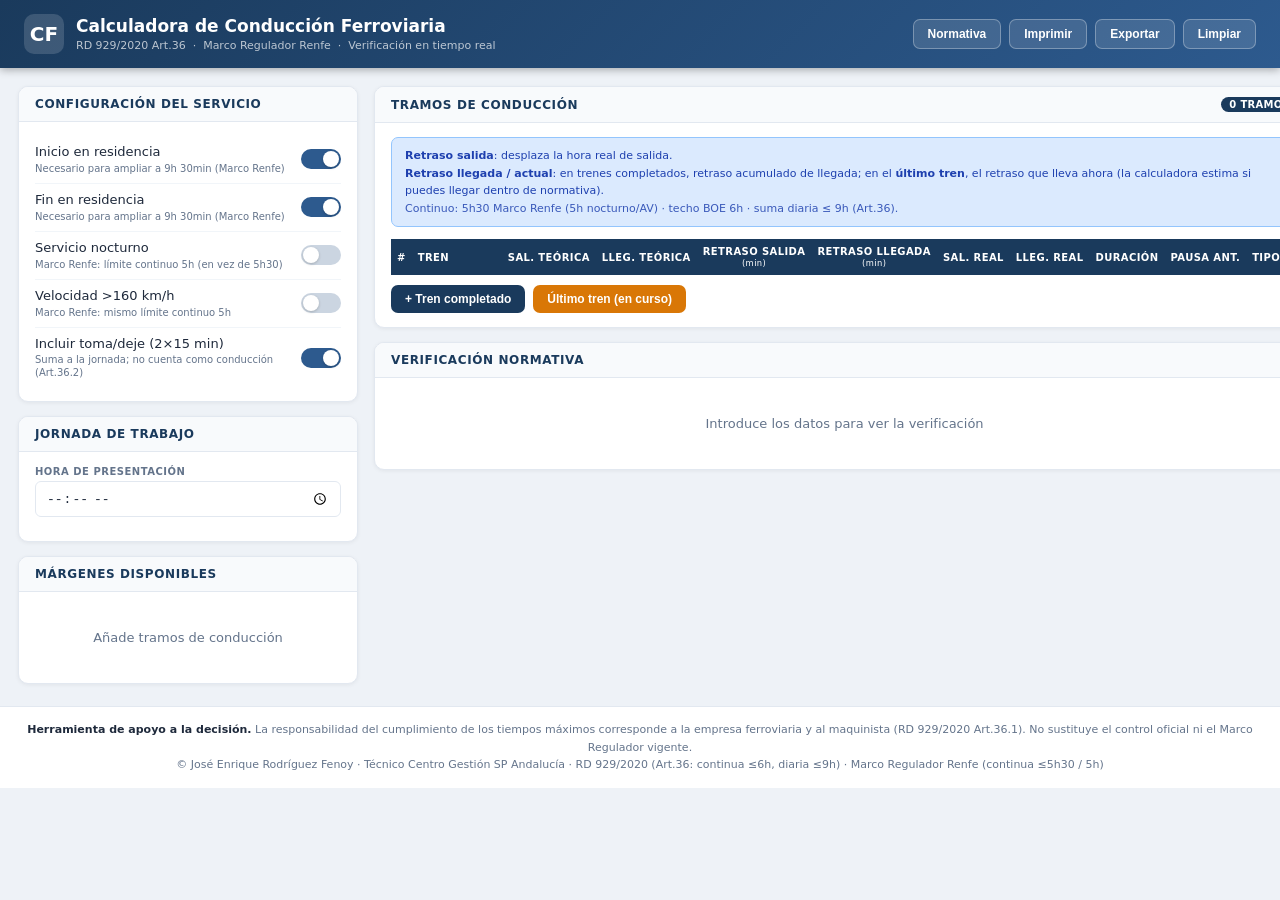
<file: calculadora-conduccion.html>
<!DOCTYPE html>
<html lang="es">
<head>
<meta charset="UTF-8">
<meta name="viewport" content="width=device-width, initial-scale=1.0">
<title>Calculadora Conducción Ferroviaria – RD 929/2020</title>
<style>
:root{
  --primary:#1a3a5c; --primary-l:#2d5a8e;
  --success:#15803d; --success-bg:#dcfce7; --success-b:#86efac;
  --warning:#92400e; --warning-bg:#fef3c7; --warning-b:#fcd34d;
  --danger:#991b1b;  --danger-bg:#fee2e2;  --danger-b:#fca5a5;
  --info:#1e40af;    --info-bg:#dbeafe;    --info-b:#93c5fd;
  --ultimo-bg:#fffbeb; --ultimo-b:#f59e0b;
  --neutral-bg:#f8fafc; --bg:#eef2f7; --card:#ffffff;
  --border:#e2e8f0; --text:#1e293b; --muted:#64748b;
  --rd:#0f766e; --rd-bg:#ccfbf1; --renfe:#1d4ed8; --renfe-bg:#dbeafe;
}
*{box-sizing:border-box;margin:0;padding:0;}
body.turnio-embed{padding-bottom:24px;}body{font-family:'Segoe UI',system-ui,sans-serif;background:var(--bg);color:var(--text);font-size:14px;min-height:100vh;padding-bottom:72px;}

.hdr{background:linear-gradient(135deg,#1a3a5c 0%,#2d5a8e 100%);color:#fff;padding:14px 24px;display:flex;align-items:center;justify-content:space-between;gap:16px;flex-wrap:wrap;box-shadow:0 2px 8px rgba(0,0,0,.3);}
.hdr-left{display:flex;align-items:center;gap:12px;}
.hdr-mark{width:40px;height:40px;border-radius:10px;background:rgba(255,255,255,.15);display:flex;align-items:center;justify-content:center;font-size:20px;font-weight:800;}
.hdr h1{font-size:17px;font-weight:700;line-height:1.2;}
.hdr p{font-size:11px;opacity:.7;margin-top:2px;}
.hdr-right{display:flex;gap:8px;flex-wrap:wrap;}
.btn{padding:7px 14px;border-radius:7px;cursor:pointer;font-size:12px;font-weight:600;border:none;transition:.2s;display:inline-flex;align-items:center;gap:5px;}
.btn-outline{background:rgba(255,255,255,.12);border:1px solid rgba(255,255,255,.3);color:#fff;}
.btn-outline:hover{background:rgba(255,255,255,.22);}

.wrap{max-width:1280px;margin:0 auto;padding:18px;display:grid;grid-template-columns:340px 1fr;gap:16px;}
.col-left,.col-right{display:flex;flex-direction:column;gap:14px;}
@media(max-width:920px){.wrap{grid-template-columns:1fr;}}

.card{background:var(--card);border-radius:10px;border:1px solid var(--border);overflow:hidden;box-shadow:0 1px 4px rgba(0,0,0,.06);}
.card-hdr{padding:10px 16px;background:var(--neutral-bg);border-bottom:1px solid var(--border);font-size:12px;font-weight:700;color:var(--primary);text-transform:uppercase;letter-spacing:.6px;display:flex;align-items:center;gap:7px;}
.card-hdr .badge{margin-left:auto;background:var(--primary);color:#fff;padding:2px 8px;border-radius:10px;font-size:10px;letter-spacing:.3px;}
.card-body{padding:14px 16px;}

.toggle-row{display:flex;align-items:center;justify-content:space-between;padding:8px 0;border-bottom:1px solid #f1f5f9;}
.toggle-row:last-child{border-bottom:none;}
.toggle-label{font-size:13px;line-height:1.3;}
.toggle-label small{display:block;font-size:10px;color:var(--muted);margin-top:1px;}
.switch{position:relative;width:40px;height:20px;flex-shrink:0;}
.switch input{opacity:0;width:0;height:0;}
.slider{position:absolute;inset:0;background:#cbd5e1;border-radius:20px;cursor:pointer;transition:.2s;}
.slider:before{content:'';position:absolute;width:16px;height:16px;left:2px;top:2px;background:#fff;border-radius:50%;transition:.2s;box-shadow:0 1px 3px rgba(0,0,0,.2);}
.switch input:checked+.slider{background:var(--primary-l);}
.switch input:checked+.slider:before{transform:translateX(20px);}

.fg{flex:1;min-width:90px;}
.fg label{display:block;font-size:10px;font-weight:700;color:var(--muted);text-transform:uppercase;letter-spacing:.5px;margin-bottom:4px;}
.inp{width:100%;padding:7px 10px;border:1.5px solid var(--border);border-radius:6px;font-size:13px;color:var(--text);background:#fff;transition:border-color .2s;}
.inp:focus{outline:none;border-color:var(--primary-l);box-shadow:0 0 0 3px rgba(45,90,142,.1);}
.inp.warn{border-color:var(--warning-b);background:var(--warning-bg);}
.row{display:flex;gap:10px;flex-wrap:wrap;margin-bottom:10px;}
.row:last-child{margin-bottom:0;}

.hint{background:var(--info-bg);border:1px solid var(--info-b);border-radius:7px;padding:9px 13px;font-size:11px;color:var(--info);margin-bottom:12px;line-height:1.6;}
.layer-legend{display:flex;gap:8px;flex-wrap:wrap;margin-bottom:10px;}
.chip{display:inline-flex;align-items:center;gap:5px;padding:3px 9px;border-radius:999px;font-size:10px;font-weight:700;}
.chip-rd{background:var(--rd-bg);color:var(--rd);}
.chip-renfe{background:var(--renfe-bg);color:var(--renfe);}

.seg-wrap{overflow-x:auto;}
table.seg{width:100%;border-collapse:collapse;min-width:900px;}
table.seg th{background:#1a3a5c;color:#fff;padding:7px 6px;text-align:center;font-size:10px;font-weight:700;text-transform:uppercase;letter-spacing:.4px;white-space:nowrap;}
table.seg td{padding:5px 4px;border-bottom:1px solid #f1f5f9;vertical-align:middle;text-align:center;}
table.seg tbody tr:hover{background:#fafbfc;}
table.seg tbody tr.tr-ultimo{background:var(--ultimo-bg);}
.si{width:100%;padding:5px 6px;border:1.5px solid var(--border);border-radius:5px;font-size:12px;color:var(--text);background:#fff;text-align:center;}
.si:focus{outline:none;border-color:var(--primary-l);}
.si-label{text-align:left;min-width:90px;}
.si-sm{width:64px;}
.cv{font-weight:700;font-size:12px;color:var(--primary);display:block;}
.cv.delay{color:#b45309;}
.cv.ok{color:var(--success);}
.cv.bad{color:var(--danger);}
.cv-sub{font-size:10px;color:var(--muted);display:block;margin-top:1px;}
.btn-del{background:none;border:none;color:#f43f5e;cursor:pointer;font-size:18px;line-height:1;padding:2px 5px;border-radius:4px;}
.btn-del:hover{background:#ffe4e6;}
.add-row{display:flex;gap:8px;flex-wrap:wrap;margin-top:10px;}
.btn-add-seg,.btn-add-ultimo{display:inline-flex;align-items:center;gap:6px;border:none;padding:7px 14px;border-radius:7px;cursor:pointer;font-size:12px;font-weight:600;}
.btn-add-seg{background:var(--primary);color:#fff;}
.btn-add-seg:hover{background:var(--primary-l);}
.btn-add-ultimo{background:#d97706;color:#fff;}
.btn-add-ultimo:hover{background:#b45309;}

/* Mobile cards for segments */
.seg-cards{display:none;flex-direction:column;gap:10px;}
.seg-card{border:1px solid var(--border);border-radius:10px;padding:12px;background:#fff;}
.seg-card.ultimo{background:var(--ultimo-bg);border-color:var(--ultimo-b);}
.seg-card-top{display:flex;justify-content:space-between;align-items:center;gap:8px;margin-bottom:10px;}
.seg-card-grid{display:grid;grid-template-columns:1fr 1fr;gap:8px;}
.seg-card-meta{display:flex;justify-content:space-between;gap:8px;margin-top:10px;font-size:12px;flex-wrap:wrap;}
@media(max-width:920px){
  .seg-wrap{display:none;}
  .seg-cards{display:flex;}
}

.pb{display:inline-block;padding:2px 8px;border-radius:20px;font-size:11px;font-weight:700;}
.pb-ok{background:var(--success-bg);color:var(--success);}
.pb-warn{background:var(--danger-bg);color:var(--danger);}
.pb-none{background:#f1f5f9;color:var(--muted);}
.tb-comp{display:inline-block;padding:2px 7px;border-radius:20px;font-size:10px;font-weight:700;background:var(--success-bg);color:var(--success);}
.tb-ult{display:inline-block;padding:2px 7px;border-radius:20px;font-size:10px;font-weight:700;background:var(--ultimo-bg);color:#92400e;border:1px solid var(--ultimo-b);}

.ri{display:flex;align-items:center;justify-content:space-between;gap:8px;padding:9px 0;border-bottom:1px solid #f1f5f9;}
.ri:last-child{border-bottom:none;}
.ri-label{font-size:12px;color:var(--muted);}
.ri-value{font-size:15px;font-weight:800;color:var(--primary);}
.pill{display:inline-block;padding:3px 10px;border-radius:20px;font-size:11px;font-weight:700;text-transform:uppercase;letter-spacing:.5px;}
.pill-ok{background:var(--success-bg);color:var(--success);}
.pill-warn{background:var(--warning-bg);color:#92400e;}
.pill-err{background:var(--danger-bg);color:var(--danger);}
.pill-neu{background:#f1f5f9;color:var(--muted);}
.pill-info{background:var(--info-bg);color:var(--info);}

.pbar{height:8px;background:#e2e8f0;border-radius:5px;overflow:hidden;margin:5px 0;}
.pfill{height:100%;border-radius:5px;transition:width .4s,background .3s;}

.sum-hero{border-radius:10px;padding:14px 14px 12px;border:1.5px solid var(--border);margin-bottom:12px;text-align:center;}
.sum-hero.ok{background:var(--success-bg);border-color:var(--success-b);}
.sum-hero.warn{background:var(--warning-bg);border-color:var(--warning-b);}
.sum-hero.err{background:var(--danger-bg);border-color:var(--danger-b);}
.sum-hero .sh-kicker{font-size:10px;font-weight:700;text-transform:uppercase;letter-spacing:.6px;color:var(--muted);margin-bottom:4px;}
.sum-hero.ok .sh-kicker{color:var(--success);}
.sum-hero.warn .sh-kicker{color:#92400e;}
.sum-hero.err .sh-kicker{color:var(--danger);}
.sum-hero .sh-val{font-size:28px;font-weight:900;line-height:1.1;color:var(--primary);}
.sum-hero.ok .sh-val{color:var(--success);}
.sum-hero.warn .sh-val{color:#b45309;}
.sum-hero.err .sh-val{color:var(--danger);}
.sum-hero .sh-sub{font-size:11px;color:var(--muted);margin-top:5px;line-height:1.35;}
.sum-meters{display:flex;flex-direction:column;gap:10px;}
.sum-meter{padding:0;}
.sum-meter-top{display:flex;justify-content:space-between;align-items:baseline;gap:8px;margin-bottom:3px;}
.sum-meter-name{font-size:12px;font-weight:700;color:var(--text);}
.sum-meter-nums{font-size:11px;color:var(--muted);white-space:nowrap;}
.sum-meter-nums b{color:var(--text);font-weight:700;}
.sum-meter .pbar{margin:3px 0 2px;}
.sum-meter-rest{font-size:11px;font-weight:700;}
.sum-meter-rest.ok{color:var(--success);}
.sum-meter-rest.warn{color:#b45309;}
.sum-meter-rest.err{color:var(--danger);}
.sum-foot{display:flex;flex-wrap:wrap;gap:6px;margin-top:12px;padding-top:10px;border-top:1px solid var(--border);}

.alert{border-radius:8px;padding:9px 13px;font-size:12px;font-weight:500;margin-bottom:7px;display:flex;align-items:flex-start;gap:8px;line-height:1.5;border:1px solid;}
.a-err{background:var(--danger-bg);color:var(--danger);border-color:var(--danger-b);}
.a-warn{background:var(--warning-bg);color:var(--warning);border-color:var(--warning-b);}
.a-ok{background:var(--success-bg);color:var(--success);border-color:var(--success-b);}
.a-info{background:var(--info-bg);color:var(--info);border-color:var(--info-b);}

.blk{background:#f8fafc;border:1px solid var(--border);border-radius:8px;padding:10px 13px;margin-bottom:8px;}
.blk.blk-err{background:var(--danger-bg);border-color:var(--danger-b);}
.blk.blk-warn{background:var(--warning-bg);border-color:var(--warning-b);}
.blk.blk-est{background:var(--ultimo-bg);border-color:var(--ultimo-b);}
.blk-title{font-size:12px;font-weight:700;color:var(--primary);margin-bottom:6px;display:flex;align-items:center;justify-content:space-between;gap:8px;flex-wrap:wrap;}
.blk-detail{font-size:11px;color:var(--muted);display:flex;flex-wrap:wrap;gap:10px;}

.veredicto{border-radius:10px;padding:16px 18px;border:2px solid;}
.v-ok{background:var(--success-bg);border-color:var(--success-b);}
.v-warn{background:var(--warning-bg);border-color:var(--warning-b);}
.v-err{background:var(--danger-bg);border-color:var(--danger-b);}
.v-title{font-size:16px;font-weight:800;margin-bottom:10px;display:flex;align-items:center;gap:8px;}
.v-list{padding-left:18px;line-height:2;font-size:13px;}
.v-sep{height:1px;background:currentColor;opacity:.2;margin:10px 0;}
.margen-box{border-radius:8px;padding:12px 14px;border:1px solid;margin-top:12px;}
.margen-box .mb-title{font-size:11px;font-weight:700;text-transform:uppercase;letter-spacing:.5px;margin-bottom:8px;opacity:.8;}
.margen-box table{width:100%;border-collapse:collapse;}
.margen-box td{padding:4px 6px;font-size:12px;}
.margen-box td:last-child{text-align:right;font-weight:700;}
.margen-box tr.limiting td{font-weight:800;font-size:13px;}

.norm-section{margin-bottom:14px;}
.norm-section:last-child{margin-bottom:0;}
.norm-h{font-size:11px;font-weight:800;text-transform:uppercase;letter-spacing:.7px;margin-bottom:6px;display:flex;align-items:center;gap:6px;}
.norm-h.rd{color:var(--rd);}
.norm-h.renfe{color:var(--renfe);}

.empty{text-align:center;padding:24px 16px;color:var(--muted);font-size:13px;}
.footer{text-align:center;padding:14px 18px;font-size:11px;color:var(--muted);border-top:1px solid var(--border);background:#fff;margin-top:4px;line-height:1.6;}
.footer strong{color:var(--text);}

/* Sticky verdict bar */
.sticky-verdict{
  position:fixed;left:0;right:0;bottom:0;z-index:50;
  background:#0f172a;color:#fff;padding:10px 16px;
  display:none;align-items:center;justify-content:space-between;gap:12px;
  box-shadow:0 -4px 20px rgba(0,0,0,.25);font-size:13px;
}
.sticky-verdict.show{display:flex;}
.sticky-verdict .sv-main{font-weight:800;}
.sticky-verdict .sv-sub{font-size:11px;opacity:.8;}
.sticky-verdict.ok{background:#14532d;}
.sticky-verdict.err{background:#7f1d1d;}
.sticky-verdict.warn{background:#92400e;}
.sticky-verdict button{background:rgba(255,255,255,.15);border:1px solid rgba(255,255,255,.3);color:#fff;border-radius:6px;padding:6px 10px;font-size:11px;font-weight:700;cursor:pointer;}

.save-toast{position:fixed;top:16px;right:16px;background:#0f172a;color:#fff;padding:8px 12px;border-radius:8px;font-size:12px;opacity:0;pointer-events:none;transition:opacity .25s;z-index:60;}
.save-toast.show{opacity:1;}

.btn-info{display:inline-flex;align-items:center;justify-content:center;width:18px;height:18px;margin-left:4px;border-radius:50%;border:1px solid var(--info-b);background:var(--info-bg);color:var(--info);font-size:10px;font-weight:800;cursor:pointer;vertical-align:middle;line-height:1;padding:0;flex-shrink:0;}
.btn-info:hover{background:var(--info);color:#fff;}
.ri-label{display:flex;align-items:center;flex-wrap:wrap;gap:2px;}

.norm-modal-backdrop{position:fixed;inset:0;background:rgba(15,23,42,.45);z-index:80;display:none;align-items:flex-end;justify-content:center;padding:12px;}
.norm-modal-backdrop.show{display:flex;}
.norm-modal{background:#fff;width:min(720px,100%);max-height:min(88vh,820px);border-radius:14px 14px 10px 10px;display:flex;flex-direction:column;overflow:hidden;border:1px solid var(--border);}
.norm-modal-hdr{padding:12px 16px;background:var(--neutral-bg);border-bottom:1px solid var(--border);display:flex;align-items:center;justify-content:space-between;gap:10px;}
.norm-modal-hdr h2{font-size:14px;font-weight:800;color:var(--primary);}
.norm-modal-close{border:none;background:#e2e8f0;width:28px;height:28px;border-radius:8px;cursor:pointer;font-size:16px;line-height:1;}
.norm-tabs{display:flex;gap:6px;padding:10px 12px 0;flex-wrap:wrap;}
.norm-tab{border:1px solid var(--border);background:#fff;border-radius:999px;padding:5px 11px;font-size:11px;font-weight:700;cursor:pointer;color:var(--muted);}
.norm-tab.active{background:var(--primary);color:#fff;border-color:var(--primary);}
.norm-search{padding:10px 12px;}
.norm-search input{width:100%;padding:8px 10px;border:1.5px solid var(--border);border-radius:8px;font-size:13px;}
.norm-list{overflow:auto;padding:0 12px 14px;flex:1;}
.norm-ficha{border:1px solid var(--border);border-radius:10px;padding:12px 13px;margin-bottom:8px;background:#fff;scroll-margin-top:8px;}
.norm-ficha.highlight{border-color:var(--info-b);background:var(--info-bg);}
.norm-ficha-top{display:flex;align-items:flex-start;justify-content:space-between;gap:8px;margin-bottom:6px;}
.norm-ficha-title{font-size:13px;font-weight:800;color:var(--text);}
.norm-ficha-src{font-size:10px;color:var(--muted);margin-top:2px;line-height:1.4;}
.norm-ficha-body{font-size:12px;line-height:1.55;color:var(--text);border-left:3px solid var(--border);padding-left:10px;margin-top:8px;white-space:pre-wrap;}
.norm-ficha-body.rd{border-color:var(--rd);}
.norm-ficha-body.renfe{border-color:var(--renfe);}
.norm-ficha-body.aesf{border-color:#7c3aed;}
.norm-modal-foot{padding:8px 14px;font-size:10px;color:var(--muted);border-top:1px solid var(--border);background:var(--neutral-bg);line-height:1.45;}
@media(min-width:700px){.norm-modal-backdrop{align-items:center;}.norm-modal{border-radius:14px;}}

@media print{
  .hdr-right,.btn-del,.add-row,.sticky-verdict,.save-toast,.norm-modal-backdrop,.btn-info{display:none!important;}
  body{background:#fff;padding-bottom:0;}
  .wrap{grid-template-columns:1fr;}
  .seg-cards{display:none!important;}
  .seg-wrap{display:block!important;}
}
</style>
</head>
<body class="turnio-embed">

<div class="hdr">
  <div class="hdr-left">
    <div class="hdr-mark">CF</div>
    <div>
      <h1>Calculadora de Conducción Ferroviaria</h1>
      <p>RD 929/2020 Art.36 &nbsp;·&nbsp; Marco Regulador Renfe &nbsp;·&nbsp; Verificación en tiempo real</p>
    </div>
  </div>
  <div class="hdr-right">
    <button class="btn btn-outline" type="button" onclick="openNorma()">Normativa</button>
    <button class="btn btn-outline" type="button" onclick="window.print()">Imprimir</button>
    <button class="btn btn-outline" type="button" onclick="exportJSON()">Exportar</button>
    <button class="btn btn-outline" type="button" onclick="resetAll()">Limpiar</button>
  </div>
</div>

<div class="wrap">
  <div class="col-left">
    <div class="card">
      <div class="card-hdr">Configuración del servicio</div>
      <div class="card-body">
        <div class="toggle-row">
          <div class="toggle-label">Inicio en residencia
            <small>Necesario para ampliar a 9h 30min (Marco Renfe)</small>
          </div>
          <label class="switch"><input type="checkbox" id="startRes" checked onchange="calc(true)"><span class="slider"></span></label>
        </div>
        <div class="toggle-row">
          <div class="toggle-label">Fin en residencia
            <small>Necesario para ampliar a 9h 30min (Marco Renfe)</small>
          </div>
          <label class="switch"><input type="checkbox" id="endRes" checked onchange="calc(true)"><span class="slider"></span></label>
        </div>
        <div class="toggle-row">
          <div class="toggle-label">Servicio nocturno
            <small>Marco Renfe: límite continuo 5h (en vez de 5h30)</small>
          </div>
          <label class="switch"><input type="checkbox" id="isNoc" onchange="calc(true)"><span class="slider"></span></label>
        </div>
        <div class="toggle-row">
          <div class="toggle-label">Velocidad &gt;160 km/h
            <small>Marco Renfe: mismo límite continuo 5h</small>
          </div>
          <label class="switch"><input type="checkbox" id="isAV" onchange="calc(true)"><span class="slider"></span></label>
        </div>
        <div class="toggle-row">
          <div class="toggle-label">Incluir toma/deje (2×15 min)
            <small>Suma a la jornada; no cuenta como conducción (Art.36.2)</small>
          </div>
          <label class="switch"><input type="checkbox" id="tomaDeje" checked onchange="calc(true)"><span class="slider"></span></label>
        </div>
      </div>
    </div>

    <div class="card">
      <div class="card-hdr">Jornada de trabajo</div>
      <div class="card-body">
        <div class="row">
          <div class="fg">
            <label>Hora de presentación</label>
            <input class="inp" type="time" id="jStart" oninput="calc(true)">
          </div>
        </div>
        <div id="jornadaInfo"></div>
        <div id="inputAlerts"></div>
      </div>
    </div>

    <div class="card">
      <div class="card-hdr">Márgenes disponibles</div>
      <div class="card-body" id="summaryPanel">
        <div class="empty">Añade tramos de conducción</div>
      </div>
    </div>

    <div class="card" id="ampCard" style="display:none">
      <div class="card-hdr">Ampliación jornada a 9h 30min</div>
      <div class="card-body" id="ampPanel"></div>
    </div>
  </div>

  <div class="col-right">
    <div class="card" id="veredictoCard" style="display:none">
      <div class="card-hdr">Veredicto — último tren en curso</div>
      <div class="card-body" id="veredictoPanel"></div>
    </div>

    <div class="card">
      <div class="card-hdr">
        Tramos de conducción
        <span class="badge" id="tramosCount">0 tramos</span>
      </div>
      <div class="card-body">
        <div class="hint">
          <strong>Retraso salida</strong>: desplaza la hora real de salida.<br>
          <strong>Retraso llegada / actual</strong>: en trenes completados, retraso acumulado de llegada; en el <strong>último tren</strong>, el retraso que lleva ahora (la calculadora estima si puedes llegar dentro de normativa).<br>
          <span style="opacity:.85">Continuo: 5h30 Marco Renfe (5h nocturno/AV) · techo BOE 6h · suma diaria ≤ 9h (Art.36).</span>
        </div>

        <div class="seg-wrap">
          <table class="seg">
            <thead>
              <tr>
                <th>#</th>
                <th style="text-align:left;min-width:90px">Tren</th>
                <th>Sal. teórica</th>
                <th>Lleg. teórica</th>
                <th>Retraso salida<br><small style="font-weight:400;text-transform:none">(min)</small></th>
                <th>Retraso llegada<br><small style="font-weight:400;text-transform:none">(min)</small></th>
                <th>Sal. real</th>
                <th>Lleg. real</th>
                <th>Duración</th>
                <th>Pausa ant.</th>
                <th>Tipo</th>
                <th></th>
              </tr>
            </thead>
            <tbody id="segBody"></tbody>
          </table>
        </div>

        <div class="seg-cards" id="segCards"></div>

        <div class="add-row">
          <button class="btn-add-seg" type="button" onclick="addSeg(false)">+ Tren completado</button>
          <button class="btn-add-ultimo" type="button" onclick="addSeg(true)">Último tren (en curso)</button>
        </div>
      </div>
    </div>

    <div class="card" id="bloquesCard" style="display:none">
      <div class="card-hdr">Bloques de conducción continua</div>
      <div class="card-body" id="bloquesPanel"></div>
    </div>

    <div class="card">
      <div class="card-hdr">Verificación normativa</div>
      <div class="card-body" id="normsPanel">
        <div class="empty">Introduce los datos para ver la verificación</div>
      </div>
    </div>
  </div>
</div>

<div class="footer">
  <strong>Herramienta de apoyo a la decisión.</strong>
  La responsabilidad del cumplimiento de los tiempos máximos corresponde a la empresa ferroviaria y al maquinista (RD 929/2020 Art.36.1).
  No sustituye el control oficial ni el Marco Regulador vigente.<br>
  © José Enrique Rodríguez Fenoy · Técnico Centro Gestión SP Andalucía ·
  RD 929/2020 (Art.36: continua ≤6h, diaria ≤9h) · Marco Regulador Renfe (continua ≤5h30 / 5h)
</div>

<div class="sticky-verdict" id="stickyVerdict" aria-live="polite">
  <div>
    <div class="sv-main" id="svMain">—</div>
    <div class="sv-sub" id="svSub">—</div>
  </div>
  <button type="button" onclick="document.getElementById('veredictoCard').scrollIntoView({behavior:'smooth'})">Ver detalle</button>
</div>
<div class="save-toast" id="saveToast">Guardado</div>

<div class="norm-modal-backdrop" id="normModal" role="dialog" aria-modal="true" aria-labelledby="normModalTitle" onclick="if(event.target===this)closeNorma()">
  <div class="norm-modal">
    <div class="norm-modal-hdr">
      <h2 id="normModalTitle">Consulta normativa</h2>
      <button type="button" class="norm-modal-close" onclick="closeNorma()" aria-label="Cerrar">×</button>
    </div>
    <div class="norm-tabs" id="normTabs">
      <button type="button" class="norm-tab active" data-capa="all" onclick="filterNormas('all', this)">Todas</button>
      <button type="button" class="norm-tab" data-capa="rd" onclick="filterNormas('rd', this)">RD 929/2020</button>
      <button type="button" class="norm-tab" data-capa="renfe" onclick="filterNormas('renfe', this)">Marco Renfe</button>
      <button type="button" class="norm-tab" data-capa="aesf" onclick="filterNormas('aesf', this)">AESF 4/2021</button>
    </div>
    <div class="norm-search">
      <input type="search" id="normSearch" placeholder="Buscar: refrigerio, 5h30, residencia…" oninput="filterNormas(currentNormCapa)">
    </div>
    <div class="norm-list" id="normList"></div>
    <div class="norm-modal-foot">
      Extractos literales de apoyo. Fuentes: RD 929/2020 (BOE consolidado), Marco Regulador de Conducción Renfe rev.12 (08/02/2025), Recomendación Técnica AESF 4/2021 v2 (enero 2025). No sustituyen el texto íntegro vigente.
    </div>
  </div>
</div>

<script>
// ── CONSTANTES ──
const TOMA_DEJE_MIN   = 15;
const JORNADA_ORD     = 7*60+13;
const JORNADA_MAX     = 9*60+30;
const COND_CONT_GEN   = 5*60+30; // Marco Renfe diurno
const COND_CONT_BOE   = 6*60;    // Art.36 RD
const COND_CONT_ESP   = 5*60;    // Nocturno o >160 km/h (Marco Renfe)
const COND_REDUCE     = 4*60;
const PAUSA_MIN       = 45;
const COND_DIARIA_ABS = 9*60;
const STORAGE_KEY     = 'calcCondFerro_v1';

// ── FICHAS NORMATIVAS (extractos literales) ──
const NORMATIVA = [
  {
    id: 'rd-36-1',
    capa: 'rd',
    titulo: 'Responsabilidad del cumplimiento',
    fuente: 'RD 929/2020 · Art.36.1',
    texto: 'Las empresas ferroviarias y los administradores de infraestructuras serán responsables del cumplimiento de los tiempos máximos de conducción de los maquinistas que trabajen para ellas, en virtud de sus obligaciones de planificación de las actividades y vigilancia de las mismas.\n\nPor su parte, los maquinistas también serán responsables del cumplimiento de los tiempos máximos de conducción, respetando los tiempos planificados en los servicios que se les hayan asignado.'
  },
  {
    id: 'rd-36-2',
    capa: 'rd',
    titulo: 'Qué computa como tiempo de conducción',
    fuente: 'RD 929/2020 · Art.36.2',
    texto: 'Se considerará tiempo de conducción la duración de la actividad durante la cual el maquinista es responsable de la conducción de un vehículo ferroviario, con la exclusión del tiempo previsto para la puesta en servicio y la puesta fuera de servicio del vehículo. Incluye la realización de maniobras que lleven asociado el manejo del vehículo ferroviario en movimiento. También se computarán como tiempo de conducción las interrupciones en las que el maquinista permanece como responsable del vehículo a efectos de conducción, es decir, con atención a la circulación ferroviaria.'
  },
  {
    id: 'rd-36-3',
    capa: 'rd',
    titulo: 'Límites legales: 6 h continuo / 9 h diario',
    fuente: 'RD 929/2020 · Art.36.3',
    texto: 'Se establecen los siguientes límites de tiempos de conducción:\n\na) El tiempo máximo de conducción continuada será de 6 horas.\nb) El tiempo máximo de conducción diaria será de 9 horas.'
  },
  {
    id: 'rd-36-4',
    capa: 'rd',
    titulo: 'Cómputo por periodos de 24 horas',
    fuente: 'RD 929/2020 · Art.36.4',
    texto: 'El cómputo del tiempo máximo de conducción se realizará por periodos de 24 horas. Este período se iniciará con el comienzo de la actividad de conducción y finalizará cuando se disfrute de forma continuada y completa del descanso mínimo establecido por la correspondiente normativa laboral.'
  },
  {
    id: 'rd-36-5',
    capa: 'rd',
    titulo: 'Pausa de 45 minutos que interrumpe el continuo',
    fuente: 'RD 929/2020 · Art.36.5',
    texto: 'La conducción continuada se considerará interrumpida cuando se disfrute de una pausa de al menos 45 minutos, en la que el maquinista no será responsable del tren a efectos de circulación, ni podrá ser requerido para la realización de ningún tipo de servicio, actividad o control aleatorio de alcohol o drogas.\n\nEsta pausa no se computará como período de conducción.'
  },
  {
    id: 'mrc-n4',
    capa: 'renfe',
    titulo: 'Jornada 7h13 y ampliación a 9h30',
    fuente: 'Marco Regulador Conducción Renfe · Norma 4ª · rev.12 (08/02/2025)',
    texto: 'La jornada máxima diaria se establece en siete horas y trece minutos, pudiendo alcanzar hasta las nueve horas treinta minutos de jornada total cuando incluyan servicios con inicio y finalización en la residencia del trabajador, respetándose, en todo caso, los límites de jornada establecidos en la regulación de Agente Único de Conducción, y teniendo la consideración de horas de mayor dedicación el tiempo que exceda de las siete horas y trece minutos.'
  },
  {
    id: 'mrc-n11',
    capa: 'renfe',
    titulo: 'Toma y deje del servicio (15 min)',
    fuente: 'Marco Regulador Conducción Renfe · Norma 11ª · rev.12 (08/02/2025)',
    texto: 'El tiempo de toma del servicio al inicio de la jornada y el tiempo de deje del servicio a la finalización de la misma, será, al menos, de quince minutos.\n\nEn el caso de que el tiempo de toma de servicio de un trabajador coincida total o parcialmente con el tiempo de deje de servicio de otro trabajador en un tren al paso por una estación, dichos periodos no sobrepasarán de manera conjunta los previstos para las paradas técnicas y/o comerciales.'
  },
  {
    id: 'mrc-n12-1',
    capa: 'renfe',
    titulo: 'Conducción continua máxima 5h30',
    fuente: 'Marco Regulador Conducción Renfe · Norma 12ª.1 · Agente único',
    texto: 'El tiempo máximo de conducción continuada será de 5 horas y 30 minutos, por lo tanto no se podrán grafiar, ni realizar conducciones continuadas que sobrepasen este máximo.'
  },
  {
    id: 'mrc-n12-2',
    capa: 'renfe',
    titulo: 'Interrupción del continuo y lugar del refrigerio',
    fuente: 'Marco Regulador Conducción Renfe · Norma 12ª.2',
    texto: 'La conducción continuada se considerará interrumpida cuando se disfrute un periodo de descanso de 45 minutos, durante el cual el trabajador no podrá ser requerido para realizar ningún tipo de servicio ni actividad, incluyéndose en este tiempo las operaciones necesarias para asegurar la composición y para la nueva puesta a disposición del tren.\n\nAdemás, la interrupción a que se refiere el apartado anterior, se deberá producir en una estación abierta que presente las instalaciones necesarias para su refrigerio y aseo y el maquinista conozca que lo va a realizar.\n\nExclusivamente para servicios de mercancías, si bien la empresa procurará que la interrupción se realice en una estación abierta que presente las instalaciones necesarias para el refrigerio y aseo del maquinista, se podrá producir en la propia locomotora y el maquinista conozca que lo va a realizar.'
  },
  {
    id: 'mrc-n12-3',
    capa: 'renfe',
    titulo: 'Nocturno o >160 km/h: continuo 5 horas',
    fuente: 'Marco Regulador Conducción Renfe · Norma 12ª.3',
    texto: 'Para trenes nocturnos y de tipo superior a 160 km/h, el tiempo máximo de conducción continuada será de cinco horas. Se considerarán vehículos a velocidades superiores a 160 km/h, aquellos que circulen a esta velocidad más del cincuenta por ciento del recorrido.'
  },
  {
    id: 'mrc-n12-7',
    capa: 'renfe',
    titulo: 'Continuo >4 h → jornada máxima 7h13',
    fuente: 'Marco Regulador Conducción Renfe · Norma 12ª.7',
    texto: 'Si la jornada de conducción continuada realizada supera las 4 horas, la jornada máxima diaria no superará las siete horas y trece minutos.'
  },
  {
    id: 'aesf-q9',
    capa: 'aesf',
    titulo: 'Refrigerios: deben declararse expresamente',
    fuente: 'AESF Rec. Téc. 4/2021 v2 · Anexo I, pregunta 9',
    texto: 'Según lo dispuesto en el artículo 36 del RDSOIF la conducción continuada se considerará interrumpida cuando se disfrute de una pausa de al menos 45 minutos, en la que el maquinista no será responsable del tren a efectos de circulación, ni podrá ser requerido para la realización de ningún tipo de servicio, actividad o control aleatorio de alcohol o drogas.\n\nLas pausas computadas como refrigerios deberían ser expresamente declaradas en los sistemas de control de tiempos, de modo que paradas comerciales o por causas de circulación no deberían considerarse refrigerios únicamente por haber superado esa duración de 45 minutos.'
  },
  {
    id: 'aesf-q10',
    capa: 'aesf',
    titulo: 'Pausas <45 min: no cortan el continuo',
    fuente: 'AESF Rec. Téc. 4/2021 v2 · Anexo I, pregunta 10',
    texto: 'A efectos de control de la conducción continuada, se considerarán todos los periodos de conducción que se produzcan hasta una pausa de refrigerio de 45 minutos, sin computar los periodos intermedios que pueda haber en los que el maquinista no sea responsable de la conducción o descansos que no alcancen un total de 45 minutos.\n\n[…] los periodos de descanso de 30 minutos no servirían para romper la conducción continuada, pero no computarían como tiempo de conducción, siempre y cuando esté justificado que en ese tiempo el maquinista no estaba a cargo del tren a efectos de conducción.'
  },
  {
    id: 'aesf-q14',
    capa: 'aesf',
    titulo: 'Si la jornada laboral es menor, prevalece lo laboral',
    fuente: 'AESF Rec. Téc. 4/2021 v2 · Anexo I, pregunta 14',
    texto: 'La normativa laboral.\n\nEl tiempo máximo de conducción en una jornada establecido en el RDSOIF de nueve horas es aplicable solo si ese tiempo es posible dentro de la jornada laboral correspondiente. Así, si, por ejemplo, la jornada laboral, en función de otras prescripciones de la normativa laboral o del convenio fuera de 8 horas, el tiempo de conducción máximo sería el resultante de descontar tiempos de presencia, refrigerios… por lo que nunca podría llegar a ser superior a 8 horas.'
  },
];

let currentNormCapa = 'all';

function infoBtn(id) {
  return `<button type="button" class="btn-info" title="Ver extracto normativo" aria-label="Ver normativa" onclick="event.stopPropagation();openNorma('${id}')">i</button>`;
}

function openNorma(id) {
  const modal = document.getElementById('normModal');
  modal.classList.add('show');
  const f = id ? NORMATIVA.find(n => n.id === id) : null;
  const capa = f ? f.capa : (currentNormCapa || 'all');
  currentNormCapa = capa;
  document.querySelectorAll('.norm-tab').forEach(t => {
    t.classList.toggle('active', t.dataset.capa === capa);
  });
  filterNormas(capa);
  if (id) {
    requestAnimationFrame(() => {
      const el = document.getElementById('ficha-' + id);
      if (!el) return;
      document.querySelectorAll('.norm-ficha').forEach(x => x.classList.remove('highlight'));
      el.classList.add('highlight');
      el.scrollIntoView({ behavior: 'smooth', block: 'start' });
    });
  }
}

function closeNorma() {
  document.getElementById('normModal').classList.remove('show');
}

function filterNormas(capa, tabEl) {
  if (capa) currentNormCapa = capa;
  if (tabEl) {
    document.querySelectorAll('.norm-tab').forEach(t => t.classList.remove('active'));
    tabEl.classList.add('active');
  }
  const q = (document.getElementById('normSearch').value || '').trim().toLowerCase();
  const list = document.getElementById('normList');
  const items = NORMATIVA.filter(n => {
    if (currentNormCapa !== 'all' && n.capa !== currentNormCapa) return false;
    if (!q) return true;
    return (n.titulo + ' ' + n.fuente + ' ' + n.texto).toLowerCase().includes(q);
  });
  const capaLabel = { rd: 'RD', renfe: 'Renfe', aesf: 'AESF' };
  list.innerHTML = items.map(n => `
    <article class="norm-ficha" id="ficha-${n.id}">
      <div class="norm-ficha-top">
        <div>
          <div class="norm-ficha-title">${n.titulo}</div>
          <div class="norm-ficha-src">${n.fuente}</div>
        </div>
        <span class="chip chip-${n.capa === 'aesf' ? 'renfe' : n.capa}" style="${n.capa==='aesf'?'background:#ede9fe;color:#5b21b6':''}">${capaLabel[n.capa]}</span>
      </div>
      <div class="norm-ficha-body ${n.capa}">${esc(n.texto)}</div>
    </article>`).join('') || '<div class="empty">Sin resultados</div>';
}

document.addEventListener('keydown', e => {
  if (e.key === 'Escape') closeNorma();
});

let segs = [];
let sid  = 0;
let saveTimer = null;

const parseT = s => {
  if (!s || s.length < 5) return null;
  const [h, m] = s.split(':').map(Number);
  return (isNaN(h) || isNaN(m)) ? null : h*60+m;
};
const toHHMM = m => {
  if (m === null || m === undefined || isNaN(m)) return '--:--';
  const t = ((m % 1440) + 1440) % 1440;
  return String(Math.floor(t/60)).padStart(2,'0') + ':' + String(t%60).padStart(2,'0');
};
const toHM = m => {
  if (m === null || m === undefined || isNaN(m)) return '--';
  const sign = m < 0 ? '-' : '';
  const abs  = Math.abs(Math.round(m));
  const h = Math.floor(abs/60), min = abs % 60;
  if (h === 0) return sign + min + ' min';
  return sign + h + 'h ' + (min > 0 ? min + 'min' : '');
};
const clamp = (v, lo, hi) => Math.min(hi, Math.max(lo, v));
const esc = s => (s || '').replace(/&/g,'&amp;').replace(/"/g,'&quot;').replace(/</g,'&lt;');
const durMin = (ini, fin) => {
  if (ini === null || fin === null) return null;
  let d = fin - ini;
  if (d < 0) d += 1440;
  return d;
};

function toastSaved() {
  const el = document.getElementById('saveToast');
  el.classList.add('show');
  setTimeout(() => el.classList.remove('show'), 900);
}

function persist() {
  const data = {
    startRes: document.getElementById('startRes').checked,
    endRes: document.getElementById('endRes').checked,
    isNoc: document.getElementById('isNoc').checked,
    isAV: document.getElementById('isAV').checked,
    tomaDeje: document.getElementById('tomaDeje').checked,
    jStart: document.getElementById('jStart').value,
    segs, sid
  };
  try {
    localStorage.setItem(STORAGE_KEY, JSON.stringify(data));
    toastSaved();
  } catch (_) {}
}

function schedulePersist() {
  clearTimeout(saveTimer);
  saveTimer = setTimeout(persist, 350);
}

function loadPersisted() {
  try {
    const raw = localStorage.getItem(STORAGE_KEY);
    if (!raw) return false;
    const data = JSON.parse(raw);
    document.getElementById('startRes').checked = !!data.startRes;
    document.getElementById('endRes').checked = !!data.endRes;
    document.getElementById('isNoc').checked = !!data.isNoc;
    document.getElementById('isAV').checked = !!data.isAV;
    document.getElementById('tomaDeje').checked = data.tomaDeje !== false;
    document.getElementById('jStart').value = data.jStart || '';
    segs = Array.isArray(data.segs) ? data.segs : [];
    sid = data.sid || segs.reduce((m, s) => Math.max(m, s.id || 0), 0);
    return true;
  } catch (_) { return false; }
}

function exportJSON() {
  const blob = new Blob([JSON.stringify({
    exportedAt: new Date().toISOString(),
    startRes: document.getElementById('startRes').checked,
    endRes: document.getElementById('endRes').checked,
    isNoc: document.getElementById('isNoc').checked,
    isAV: document.getElementById('isAV').checked,
    tomaDeje: document.getElementById('tomaDeje').checked,
    jStart: document.getElementById('jStart').value,
    segs
  }, null, 2)], {type:'application/json'});
  const a = document.createElement('a');
  a.href = URL.createObjectURL(blob);
  a.download = 'servicio-conduccion.json';
  a.click();
  URL.revokeObjectURL(a.href);
}

function addSeg(esUltimo) {
  if (esUltimo) segs.forEach(s => { s.esUltimo = false; });
  segs.push({ id: ++sid, esUltimo, label: '', salTeor: '', llegTeor: '', retrasoSal: 0, retrasoAct: 0 });
  renderTable();
  calc(true);
}

function delSeg(id) {
  segs = segs.filter(s => s.id !== id);
  renderTable();
  calc(true);
}

function getSeg(id) { return segs.find(s => s.id === id); }

function rowInputs(s, i, mobile) {
  const tipoBadge = s.esUltimo
    ? '<span class="tb-ult">En curso</span>'
    : '<span class="tb-comp">Completado</span>';
  if (mobile) {
    return `
      <div class="seg-card ${s.esUltimo ? 'ultimo' : ''}" id="card${s.id}">
        <div class="seg-card-top">
          <strong>#${i+1}</strong>
          ${tipoBadge}
          <button class="btn-del" type="button" onclick="delSeg(${s.id})" title="Eliminar">×</button>
        </div>
        <div class="fg" style="margin-bottom:8px">
          <label>Tren</label>
          <input class="inp" type="text" placeholder="Ej: AVE 2089" value="${esc(s.label)}"
            oninput="getSeg(${s.id}).label=this.value;calc(true)">
        </div>
        <div class="seg-card-grid">
          <div class="fg"><label>Sal. teórica</label>
            <input class="inp" type="time" value="${s.salTeor}"
              oninput="getSeg(${s.id}).salTeor=this.value;updateCalcRow(${s.id});calc(true)"></div>
          <div class="fg"><label>Lleg. teórica</label>
            <input class="inp" type="time" value="${s.llegTeor}"
              oninput="getSeg(${s.id}).llegTeor=this.value;updateCalcRow(${s.id});calc(true)"></div>
          <div class="fg"><label>Retraso salida (min)</label>
            <input class="inp" type="number" min="0" max="999" value="${s.retrasoSal}"
              oninput="getSeg(${s.id}).retrasoSal=Math.max(0,parseInt(this.value)||0);updateCalcRow(${s.id});calc(true)"></div>
          <div class="fg"><label>Retraso llegada (min)</label>
            <input class="inp" type="number" min="0" max="999" value="${s.retrasoAct}"
              oninput="getSeg(${s.id}).retrasoAct=Math.max(0,parseInt(this.value)||0);updateCalcRow(${s.id});calc(true)"></div>
        </div>
        <div class="seg-card-meta">
          <span>Sal. real: <strong class="cv" id="salRealM${s.id}">--:--</strong></span>
          <span>Lleg. real: <strong class="cv" id="llegRealM${s.id}">--:--</strong> <span class="cv-sub" id="llegTagM${s.id}"></span></span>
          <span>Duración: <strong class="cv" id="durM${s.id}">--</strong></span>
          <span id="pausaM${s.id}"><span class="pb pb-none">Pausa —</span></span>
        </div>
      </div>`;
  }
  return `
    <tr class="${s.esUltimo ? 'tr-ultimo' : ''}" id="tr${s.id}">
      <td style="font-weight:700;color:var(--muted);font-size:12px;">${i+1}</td>
      <td><input class="si si-label" type="text" placeholder="Ej: AVE 2089" value="${esc(s.label)}"
            oninput="getSeg(${s.id}).label=this.value;calc(true)"></td>
      <td><input class="si" type="time" value="${s.salTeor}"
            oninput="getSeg(${s.id}).salTeor=this.value;updateCalcRow(${s.id});calc(true)"></td>
      <td><input class="si" type="time" value="${s.llegTeor}"
            oninput="getSeg(${s.id}).llegTeor=this.value;updateCalcRow(${s.id});calc(true)"></td>
      <td><input class="si si-sm" type="number" min="0" max="999" value="${s.retrasoSal}"
            oninput="getSeg(${s.id}).retrasoSal=Math.max(0,parseInt(this.value)||0);updateCalcRow(${s.id});calc(true)"></td>
      <td><input class="si si-sm" type="number" min="0" max="999" value="${s.retrasoAct}"
            oninput="getSeg(${s.id}).retrasoAct=Math.max(0,parseInt(this.value)||0);updateCalcRow(${s.id});calc(true)"></td>
      <td><span class="cv" id="salReal${s.id}">--:--</span></td>
      <td><span class="cv" id="llegReal${s.id}">--:--</span><span class="cv-sub" id="llegTag${s.id}"></span></td>
      <td><span class="cv" id="dur${s.id}">--</span></td>
      <td id="pausa${s.id}"><span class="pb pb-none">--</span></td>
      <td>${tipoBadge}</td>
      <td><button class="btn-del" type="button" onclick="delSeg(${s.id})" title="Eliminar">×</button></td>
    </tr>`;
}

function renderTable() {
  document.getElementById('tramosCount').textContent = segs.length + ' tramo' + (segs.length !== 1 ? 's' : '');
  document.getElementById('segBody').innerHTML = segs.map((s, i) => rowInputs(s, i, false)).join('');
  document.getElementById('segCards').innerHTML = segs.map((s, i) => rowInputs(s, i, true)).join('');
  segs.forEach(s => updateCalcRow(s.id));
  updatePausas();
}

function setText(id, txt, cls) {
  const el = document.getElementById(id);
  if (!el) return;
  el.textContent = txt;
  if (cls !== undefined) el.className = cls;
}

function updateCalcRow(id) {
  const s = getSeg(id);
  if (!s) return;
  const isEsp = document.getElementById('isNoc').checked || document.getElementById('isAV').checked;
  const condMax = isEsp ? COND_CONT_ESP : COND_CONT_GEN;
  const salTeorMin  = parseT(s.salTeor);
  const llegTeorMin = parseT(s.llegTeor);
  const salRealMin  = salTeorMin  !== null ? salTeorMin  + (s.retrasoSal || 0) : null;
  const llegRealMin = llegTeorMin !== null ? llegTeorMin + (s.retrasoAct || 0) : null;
  const delayCls = llegRealMin !== null && (s.retrasoSal > 0 || s.retrasoAct > 0) ? 'cv delay' : 'cv';

  ['', 'M'].forEach(suf => {
    setText('salReal' + suf + id, toHHMM(salRealMin));
    setText('llegReal' + suf + id, toHHMM(llegRealMin), delayCls);
    const tag = document.getElementById('llegTag' + suf + id);
    if (tag) tag.textContent = s.esUltimo && s.retrasoAct > 0 ? '(est.)' : '';
    const elDur = document.getElementById('dur' + suf + id);
    if (elDur) {
      if (salRealMin !== null && llegRealMin !== null) {
        const d = durMin(salRealMin, llegRealMin);
        elDur.textContent = d !== null && d > 0 ? toHM(d) : '--';
        elDur.className = 'cv' + (d > condMax ? ' bad' : d > COND_REDUCE ? ' delay' : '');
      } else {
        elDur.textContent = '--';
        elDur.className = 'cv';
      }
    }
  });
}

function updatePausas() {
  for (let i = 0; i < segs.length; i++) {
    const el  = document.getElementById('pausa' + segs[i].id);
    const elM = document.getElementById('pausaM' + segs[i].id);
    const htmlNone = '<span class="pb pb-none">' + (i === 0 ? '—' : '--') + '</span>';
    if (i === 0) {
      if (el) el.innerHTML = htmlNone;
      if (elM) elM.innerHTML = '<span class="pb pb-none">Pausa —</span>';
      continue;
    }
    const prev = segs[i-1], curr = segs[i];
    const prevLlegTeor = parseT(prev.llegTeor);
    const currSalTeor  = parseT(curr.salTeor);
    if (prevLlegTeor === null || currSalTeor === null) {
      if (el) el.innerHTML = '<span class="pb pb-none">--</span>';
      if (elM) elM.innerHTML = '<span class="pb pb-none">Pausa --</span>';
      continue;
    }
    const prevLlegReal = prevLlegTeor + (prev.retrasoAct || 0);
    const currSalReal  = currSalTeor  + (curr.retrasoSal || 0);
    // Fix medianoche: usar durMin
    const pausa = durMin(prevLlegReal, currSalReal);
    // Si la "pausa" es casi un día entero y la salida real es anterior en reloj
    // pero el solape real es solape (misma ventana), detectar solape:
    // si currSalReal está "antes" que prevLlegReal en el mismo día sin cruzar medianoche útil,
    // durMin devolvería ~23h — tratamos como solape si pausa > 12h y sal < lleg en reloj crudo
    let pausaEff = pausa;
    const raw = currSalReal - prevLlegReal;
    if (raw < 0 && pausa > 12*60) pausaEff = 0; // solape / sin pausa real
    const cls = pausaEff >= PAUSA_MIN ? 'pb-ok' : 'pb-warn';
    const label = pausaEff <= 0 ? '0 min' : toHM(pausaEff);
    if (el) el.innerHTML = `<span class="pb ${cls}">${label}</span>`;
    if (elM) elM.innerHTML = `<span class="pb ${cls}">Pausa ${label}</span>`;
  }
}

function pauseBetween(prev, curr) {
  const raw = curr.salRealMin - prev.llegRealMin;
  const d = durMin(prev.llegRealMin, curr.salRealMin);
  if (raw < 0 && d > 12*60) return 0; // solape
  return d;
}

function calc(doPersist) {
  updatePausas();

  const jStart   = parseT(document.getElementById('jStart').value);
  const startRes = document.getElementById('startRes').checked;
  const endRes   = document.getElementById('endRes').checked;
  const isNoc    = document.getElementById('isNoc').checked;
  const isAV     = document.getElementById('isAV').checked;
  const inclTD   = document.getElementById('tomaDeje').checked;
  const isEsp    = isNoc || isAV;
  const condMax  = isEsp ? COND_CONT_ESP : COND_CONT_GEN;

  const alerts = [];
  if (segs.length > 0 && jStart === null) {
    alerts.push({cls:'a-warn', txt:'Falta la hora de presentación: sin ella no se puede verificar la jornada completa.'});
    document.getElementById('jStart').classList.add('warn');
  } else {
    document.getElementById('jStart').classList.remove('warn');
  }

  const tramosC = segs.map(s => {
    const salTeorMin  = parseT(s.salTeor);
    const llegTeorMin = parseT(s.llegTeor);
    if (salTeorMin === null || llegTeorMin === null) return { ...s, valido: false };
    const salRealMin  = salTeorMin + (s.retrasoSal || 0);
    const llegRealMin = llegTeorMin + (s.retrasoAct || 0);
    const dur = durMin(salRealMin, llegRealMin);
    if (s.retrasoAct > 0 && s.retrasoSal > 0 && s.retrasoAct < s.retrasoSal && !s.esUltimo) {
      alerts.push({cls:'a-info', txt:`${s.label || 'Tramo'}: el retraso de llegada es menor que el de salida (recuperación en ruta).`});
    }
    return { ...s, salTeorMin, llegTeorMin, salRealMin, llegRealMin, dur, valido: dur !== null && dur >= 0 };
  }).filter(t => t.valido);

  document.getElementById('inputAlerts').innerHTML = alerts.map(a =>
    `<div class="alert ${a.cls}" style="margin-top:8px">${a.txt}</div>`).join('');

  if (tramosC.length === 0) {
    document.getElementById('summaryPanel').innerHTML = '<div class="empty">Añade tramos de conducción</div>';
    document.getElementById('normsPanel').innerHTML   = '<div class="empty">Introduce los datos para ver la verificación</div>';
    document.getElementById('bloquesCard').style.display   = 'none';
    document.getElementById('veredictoCard').style.display = 'none';
    document.getElementById('ampCard').style.display       = 'none';
    document.getElementById('jornadaInfo').innerHTML       = '';
    document.getElementById('stickyVerdict').classList.remove('show');
    if (doPersist) schedulePersist();
    return;
  }

  const bloques = [];
  let blqActual = [tramosC[0]];
  for (let i = 1; i < tramosC.length; i++) {
    const pausa = pauseBetween(tramosC[i-1], tramosC[i]);
    if (pausa < PAUSA_MIN) blqActual.push(tramosC[i]);
    else { bloques.push(blqActual); blqActual = [tramosC[i]]; }
  }
  bloques.push(blqActual);

  const bloquesCalc = bloques.map(b => ({
    tramos: b,
    ini: b[0].salRealMin,
    fin: b[b.length-1].llegRealMin,
    dur: b.reduce((s, t) => s + t.dur, 0),
    tieneUlt: b.some(t => t.esUltimo),
  }));

  const condTotal = tramosC.reduce((s, t) => s + t.dur, 0);
  const condCompletad = tramosC.filter(t => !t.esUltimo).reduce((s, t) => s + t.dur, 0);
  const blqUltimoIdx = bloquesCalc.findIndex(b => b.tieneUlt);
  const blqActivo = blqUltimoIdx >= 0 ? bloquesCalc[blqUltimoIdx] : bloquesCalc[bloquesCalc.length - 1];
  const blqMax = Math.max(...bloquesCalc.map(b => b.dur));

  // Reducción: confirmada (bloques cerrados) vs total/previsible (incluye en curso)
  const bloquesCompletados = bloquesCalc.filter(b => !b.tieneUlt);
  const reduccionConfirmada = bloquesCompletados.some(b => b.dur > COND_REDUCE);
  const reduccionTotal = blqMax > COND_REDUCE;

  let refrigerioOk = false, condAntesPausa = 0, pausaEncontrada = 0;
  for (let i = 0; i < bloquesCalc.length - 1; i++) {
    condAntesPausa += bloquesCalc[i].dur;
    const pausaDur = pauseBetween(
      { llegRealMin: bloquesCalc[i].fin },
      { salRealMin: bloquesCalc[i+1].ini }
    );
    if (pausaDur >= PAUSA_MIN) {
      pausaEncontrada = pausaDur;
      if (condAntesPausa <= COND_REDUCE) refrigerioOk = true;
      break;
    }
  }

  // Para límite de jornada aplicable: usamos reducción confirmada si hay último tren;
  // si no hay último, usamos total.
  const hayUltimo = tramosC.some(t => t.esUltimo);
  const reduccionParaLimite = hayUltimo ? reduccionConfirmada : reduccionTotal;

  let jornadaLimite, jornadaLabel, jornadaAmpliada;
  if (reduccionParaLimite) {
    jornadaLimite = JORNADA_ORD;
    jornadaLabel = 'Reducida a 7h 13min (bloque >4h)';
    jornadaAmpliada = false;
  } else if (startRes && endRes && refrigerioOk) {
    jornadaLimite = JORNADA_MAX;
    jornadaLabel = 'Ampliada a 9h 30min';
    jornadaAmpliada = true;
  } else {
    jornadaLimite = JORNADA_ORD;
    jornadaLabel = 'Ordinaria 7h 13min';
    jornadaAmpliada = false;
  }

  const tdTotal = inclTD ? 2 * TOMA_DEJE_MIN : 0;
  const condDiariaMax = Math.min(jornadaLimite - tdTotal, COND_DIARIA_ABS);

  const finReal = tramosC[tramosC.length - 1].llegRealMin;
  let jornadaReal = null;
  if (jStart !== null) {
    jornadaReal = (finReal - jStart) + (inclTD ? TOMA_DEJE_MIN : 0);
    if (jornadaReal < 0) jornadaReal += 1440;
  }
  const horaFinCalc = inclTD ? finReal + TOMA_DEJE_MIN : finReal;
  const ultimoTren = tramosC.find(t => t.esUltimo);

  renderJornadaInfo(jStart, jornadaReal, jornadaLimite, jornadaLabel, horaFinCalc, inclTD);
  renderSummary(blqActivo, condMax, condTotal, condCompletad, condDiariaMax,
                jornadaReal, jornadaLimite, refrigerioOk, condAntesPausa, pausaEncontrada, inclTD);
  renderBloques(bloquesCalc, condMax, condDiariaMax, condTotal);
  renderNormativa(bloquesCalc, condMax, condTotal, condDiariaMax,
                  jornadaReal, jornadaLimite, reduccionConfirmada, reduccionTotal,
                  refrigerioOk, condAntesPausa, pausaEncontrada,
                  startRes, endRes, isNoc, isAV, inclTD, hayUltimo);
  renderAmpliacion(startRes, endRes, refrigerioOk, reduccionParaLimite, jornadaLimite, jornadaAmpliada, hayUltimo, reduccionTotal);

  if (ultimoTren) {
    renderVeredicto(ultimoTren, blqActivo, condMax, condTotal, condDiariaMax,
                    jornadaReal, jornadaLimite, inclTD);
  } else {
    document.getElementById('veredictoCard').style.display = 'none';
    document.getElementById('stickyVerdict').classList.remove('show');
  }

  if (doPersist) schedulePersist();
}

function renderJornadaInfo(jStart, jornadaReal, jornadaLimite, jornadaLabel, horaFinCalc, inclTD) {
  const el = document.getElementById('jornadaInfo');
  if (jStart === null || jornadaReal === null) {
    el.innerHTML = '<div style="font-size:11px;color:var(--muted);margin-top:6px;">Introduce la hora de presentación para calcular la jornada.</div>';
    return;
  }
  const pct = clamp(Math.round(jornadaReal / jornadaLimite * 100), 0, 100);
  const color = jornadaReal > jornadaLimite ? '#dc2626' : jornadaReal > jornadaLimite * 0.9 ? '#d97706' : '#15803d';
  el.innerHTML = `
    <div style="margin-top:8px;">
      <div style="display:flex;justify-content:space-between;align-items:baseline;margin-bottom:3px;">
        <span style="font-size:12px;color:var(--muted);">Jornada acumulada${inclTD?' (incl. toma/deje)':''}</span>
        <span style="font-weight:800;font-size:14px;color:${color};">${toHM(jornadaReal)}</span>
      </div>
      <div class="pbar"><div class="pfill" style="width:${pct}%;background:${color};"></div></div>
      <div style="display:flex;justify-content:space-between;font-size:10px;color:var(--muted);margin-top:2px;">
        <span>${jornadaLabel}</span>
        <span>Fin estimado: <strong>${toHHMM(horaFinCalc)}</strong></span>
      </div>
    </div>`;
}

function meterTone(used, lim) {
  if (used > lim) return 'err';
  if (used > lim * 0.9 || lim - used < 30) return 'warn';
  return 'ok';
}
function meterBar(used, lim, tone) {
  const pct = clamp(Math.round(used / Math.max(lim, 1) * 100), 0, 100);
  const color = tone === 'err' ? '#dc2626' : tone === 'warn' ? '#d97706' : '#15803d';
  return `<div class="pbar"><div class="pfill" style="width:${pct}%;background:${color};"></div></div>`;
}
function meterRow(name, used, lim, note) {
  const rest = lim - used;
  const tone = meterTone(used, lim);
  const restTxt = rest >= 0 ? `Quedan ${toHM(rest)}` : `Excede ${toHM(-rest)}`;
  return `
    <div class="sum-meter">
      <div class="sum-meter-top">
        <span class="sum-meter-name">${name}</span>
        <span class="sum-meter-nums"><b>${toHM(used)}</b> / ${toHM(lim)}</span>
      </div>
      ${meterBar(used, lim, tone)}
      <div class="sum-meter-rest ${tone}">${restTxt}${note ? ` · ${note}` : ''}</div>
    </div>`;
}

function renderSummary(blqActivo, condMax, condTotal, condComp, condDiariaMax,
                       jornadaReal, jornadaLimite, refrigOk, condAntesPausa, pausaEnc, inclTD) {
  const margenBloqueCont = condMax - blqActivo.dur;
  const margenDiario = condDiariaMax - condTotal;
  const margenBloque = Math.min(margenBloqueCont, margenDiario);
  const jorDisp = jornadaReal !== null ? jornadaLimite - jornadaReal : null;

  // Factor limitante = el menor margen operativo
  const factores = [
    { label: 'Bloque continuo', val: margenBloque },
    { label: 'Conducción del día', val: margenDiario },
  ];
  if (jorDisp !== null) factores.push({ label: 'Jornada', val: jorDisp });
  const limitante = factores.reduce((a, b) => (b.val < a.val ? b : a));
  const heroTone = limitante.val < 0 ? 'err' : limitante.val < 30 ? 'warn' : 'ok';
  const heroVal = limitante.val >= 0 ? toHM(limitante.val) : `−${toHM(-limitante.val)}`;
  const heroKicker = limitante.val >= 0 ? 'Puedes seguir conduciendo' : 'Ya has superado el límite';
  const limitadoPorDiario = margenDiario < margenBloqueCont;

  const refrigPill = refrigOk
    ? `<span class="pill pill-ok">Refrigerio OK</span>${infoBtn('aesf-q9')}`
    : pausaEnc > 0
      ? `<span class="pill pill-warn">Refrigerio tardío</span>${infoBtn('aesf-q9')}`
      : `<span class="pill pill-neu">Refrigerio pendiente</span>${infoBtn('aesf-q9')}`;

  document.getElementById('summaryPanel').innerHTML = `
    <div class="sum-hero ${heroTone}">
      <div class="sh-kicker">${heroKicker}</div>
      <div class="sh-val">${heroVal}</div>
      <div class="sh-sub">Limitante: <strong>${limitante.label}</strong>${
        limitadoPorDiario && limitante.label === 'Bloque continuo'
          ? ' (el diario corta antes que el continuo)'
          : ''
      }</div>
    </div>
    <div class="sum-meters">
      ${meterRow('Bloque continuo', blqActivo.dur, condMax, limitadoPorDiario ? 'tope diario más bajo' : '')}
      ${meterRow('Conducción del día', condTotal, condDiariaMax, inclTD ? 'jornada − toma/deje' : '')}
      ${jornadaReal !== null
        ? meterRow('Jornada', jornadaReal, jornadaLimite, '')
        : `<div class="sum-meter"><div class="sum-meter-top"><span class="sum-meter-name">Jornada</span><span class="sum-meter-nums">Sin hora de presentación</span></div></div>`}
    </div>
    <div class="sum-foot">
      ${refrigPill}
      <span class="pill pill-neu">Completados ${toHM(condComp)}</span>
    </div>`;
}

function renderBloques(bloques, condMax, condDiariaMax, condTotal) {
  const card = document.getElementById('bloquesCard');
  const panel = document.getElementById('bloquesPanel');
  card.style.display = 'block';
  panel.innerHTML = bloques.map((b, i) => {
    const excede = b.dur > condMax;
    const excede4 = b.dur > COND_REDUCE;
    const pct = clamp(Math.round(b.dur / condMax * 100), 0, 100);
    const color = excede ? '#dc2626' : excede4 ? '#d97706' : '#15803d';
    const blkCls = excede ? 'blk blk-err' : b.tieneUlt ? 'blk blk-est' : excede4 ? 'blk blk-warn' : 'blk';
    const trens = b.tramos.map(t => t.label || `Tramo ${t.id}`).join(' → ');
    const margenContinu = condMax - b.dur;
    const margenDiarioRestante = condDiariaMax - condTotal;
    const margen = b.tieneUlt ? Math.min(margenContinu, margenDiarioRestante) : margenContinu;
    const limitadoPorDiario = b.tieneUlt && margenDiarioRestante < margenContinu;
    return `
      <div class="${blkCls}">
        <div class="blk-title">
          <span>Bloque ${i+1} — <strong style="color:${color};">${toHM(b.dur)}</strong>
            ${excede ? '<span class="pill pill-err" style="font-size:10px;">Excede límite</span>' :
              excede4 ? '<span class="pill pill-warn" style="font-size:10px;">>4h → reduce jornada</span>' :
              '<span class="pill pill-ok" style="font-size:10px;">OK</span>'}
            ${b.tieneUlt ? '<span class="pill" style="background:#fef3c7;color:#92400e;font-size:10px;">Estimado</span>' : ''}
          </span>
          <span style="font-size:11px;color:var(--muted);">${toHHMM(b.ini)} → ${toHHMM(b.fin)}</span>
        </div>
        <div class="pbar"><div class="pfill" style="width:${pct}%;background:${color};"></div></div>
        <div class="blk-detail">
          <span>${pct}% del límite continuo (${toHM(condMax)})</span>
          <span>Margen: <b>${margen >= 0 ? toHM(margen) : toHM(-margen) + ' excedido'}</b>${limitadoPorDiario ? ' <span style="font-size:10px;color:#b45309;">(limitado por máx. diario)</span>' : ''}</span>
          <span>Trenes: ${trens}</span>
        </div>
      </div>`;
  }).join('');
}

function renderNormativa(bloques, condMax, condTotal, condDiariaMax,
                         jornadaReal, jornadaLimite, reduccionConf, reduccionTot,
                         refrigOk, condAntesPausa, pausaEnc,
                         startRes, endRes, isNoc, isAV, inclTD, hayUltimo) {
  const el = document.getElementById('normsPanel');
  const row = (icon, label, value, cls, note, normId) =>
    `<div class="ri">
      <div><div class="ri-label">${icon} ${label}${normId ? infoBtn(normId) : ''}</div>${note ? `<div style="font-size:10px;color:var(--muted);">${note}</div>` : ''}</div>
      <span class="pill ${cls}">${value}</span>
    </div>`;

  // Capa RD
  let rd = '';
  bloques.forEach((b, i) => {
    const excedeBOE = b.dur > COND_CONT_BOE;
    rd += row(
      excedeBOE ? '!' : 'OK',
      `Bloque ${i+1} — continuo (techo legal)`,
      `${toHM(b.dur)} / ${toHM(COND_CONT_BOE)}`,
      excedeBOE ? 'pill-err' : b.dur > COND_CONT_BOE*0.9 ? 'pill-warn' : 'pill-ok',
      `Art.36.3.a RD 929/2020: máximo 6h continuas${b.tieneUlt ? ' · incluye tren en curso' : ''}`,
      'rd-36-3'
    );
  });
  const excede9 = condTotal > COND_DIARIA_ABS;
  rd += row(
    excede9 ? '!' : 'OK',
    'Conducción diaria (techo legal)',
    `${toHM(condTotal)} / ${toHM(COND_DIARIA_ABS)}`,
    excede9 ? 'pill-err' : condTotal > COND_DIARIA_ABS*0.9 ? 'pill-warn' : 'pill-ok',
    'Art.36.3.b: suma de bloques ≤ 9h',
    'rd-36-3'
  );
  rd += row(
    'i',
    'Periodo de cómputo 24 horas',
    'Consulta',
    'pill-info',
    'Art.36.4',
    'rd-36-4'
  );
  rd += row(
    'i',
    'Definición de tiempo de conducción / toma-deje',
    'Consulta',
    'pill-info',
    'Art.36.2: qué computa y qué no',
    'rd-36-2'
  );
  rd += row(
    'i',
    'Pausa ≥45 min que corta el continuo',
    'Consulta',
    'pill-info',
    'Art.36.5 · ver también AESF Q9',
    'rd-36-5'
  );

  // Capa Renfe
  let rf = '';
  bloques.forEach((b, i) => {
    const excede = b.dur > condMax;
    rf += row(
      excede ? '!' : 'OK',
      `Bloque ${i+1} — continuo (Marco Renfe)`,
      `${toHM(b.dur)} / ${toHM(condMax)}`,
      excede ? 'pill-err' : b.dur > condMax*0.9 ? 'pill-warn' : 'pill-ok',
      `${isNoc || isAV ? 'Nocturno/AV: 5h/bloque' : 'Diurno: 5h30/bloque'} · se aplica el más restrictivo frente al BOE`,
      isNoc || isAV ? 'mrc-n12-3' : 'mrc-n12-1'
    );
  });
  const condExcede = condTotal > condDiariaMax;
  rf += row(
    condExcede ? '!' : 'OK',
    'Conducción efectiva vs jornada',
    `${toHM(condTotal)} / ${toHM(condDiariaMax)}`,
    condExcede ? 'pill-err' : condTotal > condDiariaMax*0.9 ? 'pill-warn' : 'pill-ok',
    `min(9h BOE, jornada ${toHM(jornadaLimite)}${inclTD ? ' − 30min toma/deje' : ''}) · AESF Q14`,
    'aesf-q14'
  );
  rf += row(
    reduccionConf ? '!' : (hayUltimo && reduccionTot ? '~' : 'OK'),
    'Reducción jornada por bloque >4h',
    reduccionConf ? 'Confirmada → 7h13' : (hayUltimo && reduccionTot ? 'Previsible (tren en curso)' : 'No aplica'),
    reduccionConf ? 'pill-warn' : (hayUltimo && reduccionTot ? 'pill-info' : 'pill-ok'),
    'Norma 12.7 Marco Renfe',
    'mrc-n12-7'
  );
  if (jornadaReal !== null) {
    const excede = jornadaReal > jornadaLimite;
    rf += row(
      excede ? '!' : 'OK',
      'Jornada diaria total',
      `${toHM(jornadaReal)} / ${toHM(jornadaLimite)}`,
      excede ? 'pill-err' : jornadaReal > jornadaLimite*0.9 ? 'pill-warn' : 'pill-ok',
      'Norma 4ª · 7h13 / 9h30',
      'mrc-n4'
    );
  }
  rf += row(
    refrigOk ? 'OK' : pausaEnc > 0 ? '!' : '...',
    'Refrigerio (≥45 min antes de 4h)',
    refrigOk ? 'Cumple' : pausaEnc > 0 ? `Pausa tardía (${toHM(condAntesPausa)})` : 'Pendiente',
    refrigOk ? 'pill-ok' : pausaEnc > 0 ? 'pill-warn' : 'pill-neu',
    'Condición operativa para ampliación · calidad de pausa AESF Q9',
    'aesf-q9'
  );
  rf += row(
    (startRes && endRes) ? 'OK' : '!',
    'Inicio y fin en residencia',
    startRes && endRes ? 'Sí' : !startRes && !endRes ? 'Ninguno' : startRes ? 'Solo inicio' : 'Solo fin',
    startRes && endRes ? 'pill-ok' : 'pill-warn',
    'Necesario para ampliación a 9h30 (Norma 4ª)',
    'mrc-n4'
  );
  const ampliable = startRes && endRes && refrigOk && !(hayUltimo ? reduccionConf : reduccionTot);
  rf += row(
    ampliable ? 'OK' : '—',
    'Ampliación a 9h30 posible',
    ampliable ? 'Sí' : 'No',
    ampliable ? 'pill-ok' : 'pill-neu',
    'Residencia + refrigerio a tiempo + sin bloque >4h',
    'mrc-n4'
  );
  rf += row(
    'i',
    'Toma / deje (15 min)',
    'Consulta',
    'pill-info',
    'Norma 11ª · no es conducción (Art.36.2)',
    'mrc-n11'
  );
  rf += row(
    'i',
    'Lugar e interrupción del refrigerio',
    'Consulta',
    'pill-info',
    'Norma 12.2 · estación abierta / mercancías en loco',
    'mrc-n12-2'
  );

  el.innerHTML = `
    <div class="layer-legend">
      <span class="chip chip-rd">Legal · RD 929/2020</span>
      <span class="chip chip-renfe">Laboral · Marco Renfe</span>
    </div>
    <div class="norm-section">
      <div class="norm-h rd">Capa legal (mínimo BOE)</div>
      ${rd}
    </div>
    <div class="norm-section">
      <div class="norm-h renfe">Capa laboral Renfe (más restrictiva)</div>
      ${rf}
    </div>`;
}

function renderAmpliacion(startRes, endRes, refrigOk, reduccion, jornadaLimite, jornadaAmpliada, hayUltimo, reduccionTot) {
  const card = document.getElementById('ampCard');
  const panel = document.getElementById('ampPanel');
  card.style.display = 'block';
  const conds = [
    { ok: startRes, txt: 'Inicio en residencia', norm: 'mrc-n4' },
    { ok: endRes, txt: 'Fin en residencia', norm: 'mrc-n4' },
    { ok: refrigOk, txt: 'Refrigerio ≥45 min antes de 4h', norm: 'aesf-q9' },
    { ok: !reduccion, txt: hayUltimo && reduccionTot && !reduccion
        ? 'Ningún bloque cerrado >4h (el en curso aún puede reducirlo)'
        : 'Ningún bloque de conducción >4h', norm: 'mrc-n12-7' },
  ];
  const allOk = conds.every(c => c.ok);
  panel.innerHTML = `
    <div style="font-size:13px;font-weight:800;margin-bottom:10px;color:${allOk ? 'var(--success)' : '#92400e'};">
      ${allOk ? 'Ampliación a 9h 30min POSIBLE' : `No aplica ampliación — límite ${toHM(jornadaLimite)}`}
      ${infoBtn('mrc-n4')}
    </div>
    ${conds.map(c => `
      <div style="display:flex;align-items:center;gap:7px;padding:4px 0;font-size:12px;">
        <span style="font-size:14px;">${c.ok ? '✓' : '✗'}</span>
        <span style="color:${c.ok ? 'var(--success)' : 'var(--danger)'};">${c.txt}</span>
        ${infoBtn(c.norm)}
      </div>`).join('')}`;
}

function renderVeredicto(ultimoTren, blqActivo, condMax, condTotal, condDiariaMax,
                         jornadaReal, jornadaLimite, inclTD) {
  const card = document.getElementById('veredictoCard');
  const panel = document.getElementById('veredictoPanel');
  card.style.display = 'block';

  const margenDiario = condDiariaMax - condTotal;
  const margenBloque = Math.min(condMax - blqActivo.dur, margenDiario);
  const margenJornada = jornadaReal !== null ? jornadaLimite - jornadaReal : null;
  const condBlqOk = margenBloque >= 0;
  const condDiaOk = margenDiario >= 0;
  const jorOk = margenJornada === null || margenJornada >= 0;
  const puede = condBlqOk && condDiaOk && jorOk;

  const margenes = [
    { label: 'Bloque continuo', val: margenBloque, limite: toHM(condMax) },
    { label: 'Conducción total diaria', val: margenDiario, limite: toHM(condDiariaMax) },
  ];
  if (margenJornada !== null) {
    margenes.push({ label: 'Jornada diaria', val: margenJornada, limite: toHM(jornadaLimite) });
  }
  const margenConductorMin = Math.min(...margenes.map(m => m.val));
  const factorLimitante = margenes.find(m => m.val === margenConductorMin);
  const horaMaxCond = ultimoTren.llegRealMin + margenConductorMin;
  const llegDestino = ultimoTren.llegRealMin;
  const difHoraVsDestino = llegDestino - horaMaxCond;

  // Sticky bar
  const sticky = document.getElementById('stickyVerdict');
  sticky.classList.add('show');
  sticky.classList.remove('ok','err','warn');
  sticky.classList.add(puede ? 'ok' : 'err');
  document.getElementById('svMain').textContent = puede
    ? `Puede finalizar · máx. conducción ${toHHMM(horaMaxCond)}`
    : `No puede finalizar · cortar a las ${toHHMM(horaMaxCond)}`;
  document.getElementById('svSub').textContent = puede
    ? `Llegada est. ${toHHMM(llegDestino)} · margen ${toHM(margenConductorMin)} · limitante: ${factorLimitante.label}`
    : `Llegada est. ${toHHMM(llegDestino)} · faltan ${toHM(difHoraVsDestino)} · limitante: ${factorLimitante.label}`;

  const cls = puede ? 'veredicto v-ok' : 'veredicto v-err';
  const hmcColor = puede ? 'var(--success)' : 'var(--danger)';
  const hmcBg = puede ? 'var(--success-bg)' : 'var(--danger-bg)';
  const hmcBorder = puede ? 'var(--success-b)' : 'var(--danger-b)';

  let html = `<div class="${cls}" id="veredictoAnchor">
    <div class="v-title">${puede ? 'PUEDE FINALIZAR el servicio dentro de normativa' : 'NO PUEDE FINALIZAR el servicio dentro de normativa'}</div>
    <div style="background:${hmcBg};border:2px solid ${hmcBorder};border-radius:9px;padding:13px 16px;margin:12px 0;display:flex;flex-wrap:wrap;gap:12px;align-items:center;justify-content:space-between;">
      <div>
        <div style="font-size:10px;font-weight:700;text-transform:uppercase;letter-spacing:.6px;color:${hmcColor};margin-bottom:4px;">Hora máxima de conducción</div>
        <div style="font-size:28px;font-weight:900;color:${hmcColor};line-height:1;">${toHHMM(horaMaxCond)}</div>
        <div style="font-size:11px;color:${hmcColor};margin-top:3px;opacity:.8;">Factor limitante: <strong>${factorLimitante.label}</strong></div>
      </div>
      <div style="text-align:right;">
        <div style="font-size:10px;font-weight:700;text-transform:uppercase;letter-spacing:.6px;color:var(--muted);margin-bottom:4px;">Llegada estimada destino</div>
        <div style="font-size:22px;font-weight:800;color:var(--text);line-height:1;">${toHHMM(llegDestino)}</div>
        <div style="font-size:12px;font-weight:800;margin-top:4px;color:${puede ? 'var(--success)' : 'var(--danger)'};">
          ${puede ? `Margen: +${toHM(margenConductorMin)}` : `Faltan: ${toHM(difHoraVsDestino)} para llegar`}
        </div>
      </div>
    </div>
    <div class="v-sep"></div>
    <ul class="v-list">`;

  const limitadoPorDiario = margenDiario < (condMax - blqActivo.dur);
  if (!condBlqOk) {
    html += `<li><strong>Bloque actual</strong>: ${toHM(blqActivo.dur)} — excede el límite (${toHM(condMax)}) en <strong>${toHM(-margenBloque)}</strong></li>`;
  } else {
    html += `<li><strong>Bloque actual</strong>: ${toHM(blqActivo.dur)} — margen <strong>${toHM(margenBloque)}</strong> (límite ${toHM(condMax)}${limitadoPorDiario ? ', restringido por máx. diario' : ''})</li>`;
  }
  if (!condDiaOk) {
    html += `<li><strong>Conducción diaria</strong>: ${toHM(condTotal)} — excede ${toHM(condDiariaMax)} en <strong>${toHM(-margenDiario)}</strong></li>`;
  } else {
    html += `<li><strong>Conducción diaria</strong>: ${toHM(condTotal)} — margen <strong>${toHM(margenDiario)}</strong></li>`;
  }
  if (margenJornada !== null) {
    if (!jorOk) html += `<li><strong>Jornada</strong>: ${toHM(jornadaReal)} — excede ${toHM(jornadaLimite)} en <strong>${toHM(-margenJornada)}</strong></li>`;
    else html += `<li><strong>Jornada</strong>: ${toHM(jornadaReal)} — margen <strong>${toHM(margenJornada)}</strong></li>`;
  } else {
    html += `<li>Introduce la hora de presentación para verificar la jornada.</li>`;
  }
  const trainName = ultimoTren.label || 'Último tren';
  html += `<li><strong>${esc(trainName)}</strong> — llegada estimada <strong>${toHHMM(ultimoTren.llegRealMin)}</strong>`;
  if (ultimoTren.retrasoAct > 0) html += ` (retraso actual +${ultimoTren.retrasoAct} min)`;
  html += `</li></ul>`;

  const boxBg = puede ? 'var(--success-bg)' : 'var(--danger-bg)';
  const boxBorder = puede ? 'var(--success-b)' : 'var(--danger-b)';
  const boxTitle = puede ? 'var(--success)' : 'var(--danger)';
  html += `<div class="margen-box" style="background:${boxBg};border-color:${boxBorder};">
    <div class="mb-title" style="color:${boxTitle};">Margen por cada límite</div><table>`;
  margenes.forEach(m => {
    const isMin = m.val === margenConductorMin;
    const excede = m.val < 0;
    const color = excede ? 'var(--danger)' : m.val < 30 ? '#d97706' : 'var(--success)';
    html += `<tr${isMin ? ' class="limiting"' : ''}><td>${isMin ? '🔒 ' : ''}<strong>${m.label}</strong>${isMin ? ' <em>(limitante)</em>' : ''}</td>
      <td style="color:${color};">${excede ? toHM(-m.val) + ' excedido' : toHM(m.val)}</td></tr>`;
  });
  html += `</table></div></div>`;
  panel.innerHTML = html;
}

function resetAll() {
  if (!confirm('¿Limpiar todos los datos?')) return;
  segs = []; sid = 0;
  document.getElementById('jStart').value = '';
  document.getElementById('startRes').checked = true;
  document.getElementById('endRes').checked = true;
  document.getElementById('isNoc').checked = false;
  document.getElementById('isAV').checked = false;
  document.getElementById('tomaDeje').checked = true;
  try { localStorage.removeItem(STORAGE_KEY); } catch (_) {}
  renderTable();
  calc(false);
}

window.onload = () => {
  loadPersisted();
  renderTable();
  calc(false);
};
</script>
</body>
</html>
</file>
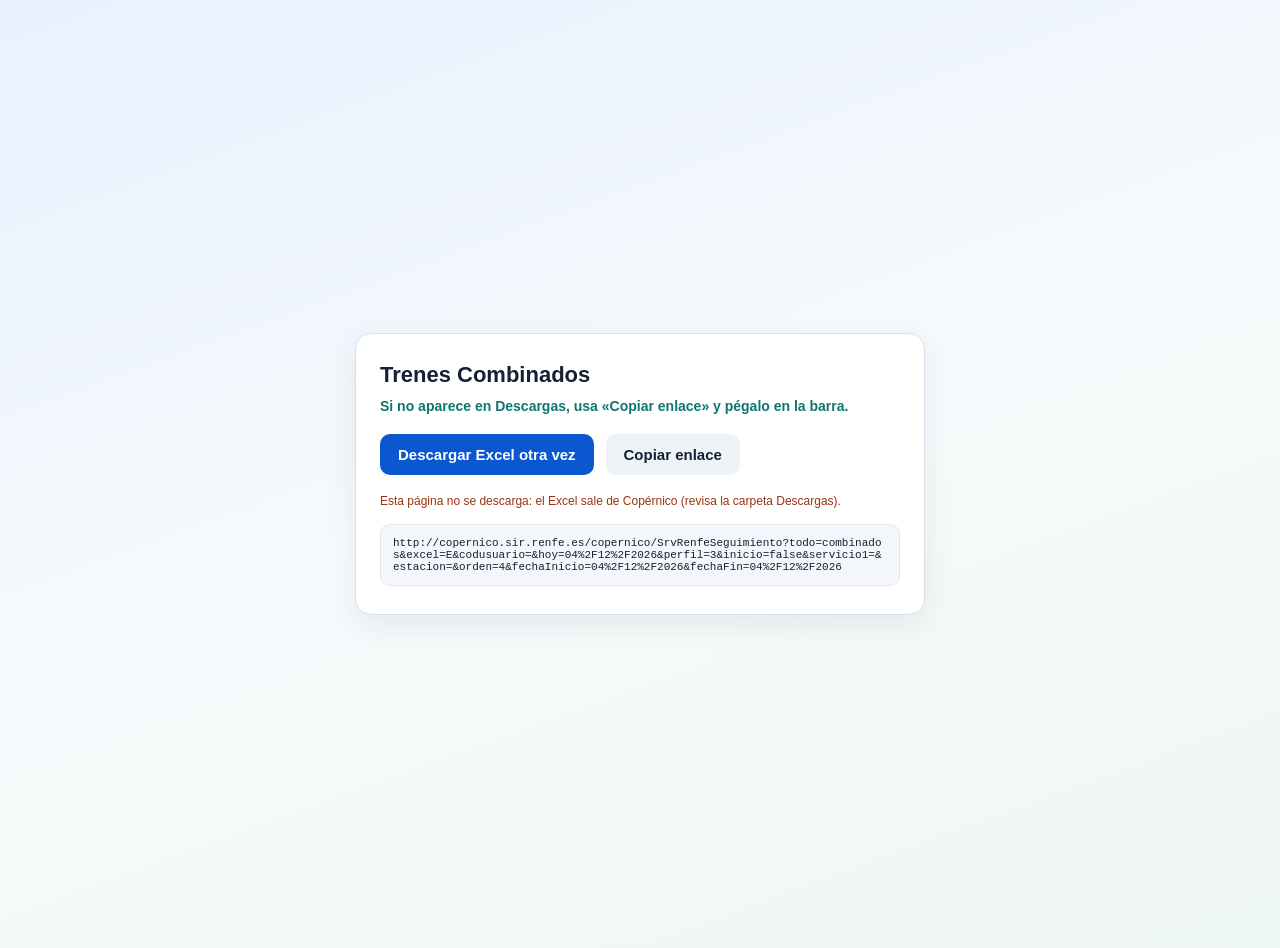
<file: combinados-hoy.html>
<!doctype html>
<html lang="es">
<head>
  <meta charset="utf-8">
  <meta name="viewport" content="width=device-width, initial-scale=1">
  <meta name="referrer" content="no-referrer">
  <title>TURNIO · Combinados</title>
  <style>
    body {
      margin: 0; font-family: "Segoe UI", sans-serif; color: #142033;
      background: linear-gradient(160deg, #e8f1ff 0%, #f7fafc 50%, #eef6f1 100%);
      min-height: 100vh; display: grid; place-items: center; padding: 24px;
    }
    .card {
      width: min(520px, 100%); background: #fff; border: 1px solid #d7e0ec;
      border-radius: 16px; padding: 28px 24px; box-shadow: 0 10px 30px rgba(20, 32, 51, .08);
    }
    h1 { margin: 0 0 8px; font-size: 22px; }
    p { margin: 0 0 14px; line-height: 1.45; color: #405066; font-size: 14px; }
    .btn {
      display: inline-block; margin: 4px 8px 4px 0; padding: 12px 18px; border-radius: 10px;
      background: #0b57d0; color: #fff; text-decoration: none; font-weight: 700; border: 0;
      cursor: pointer; font-size: 15px;
    }
    .btn.secondary { background: #eef3f8; color: #142033; }
    code {
      display: block; margin: 12px 0 0; padding: 12px; border-radius: 10px; background: #f3f6fa;
      font-size: 11px; word-break: break-all; border: 1px solid #e2e8f0;
    }
    .ok { color: #0f766e; font-weight: 700; }
    .warn { color: #9a3412; font-size: 12px; }
  </style>
</head>
<body>
  <main class="card">
    <h1>Trenes Combinados</h1>
    <p id="estado">Pidiendo el Excel a Copérnico…</p>
    <p>
      <button type="button" class="btn" id="btn-xls">Descargar Excel otra vez</button>
      <button type="button" class="btn secondary" id="btn-copiar">Copiar enlace</button>
    </p>
    <p class="warn">Esta página no se descarga: el Excel sale de Copérnico (revisa la carpeta Descargas).</p>
    <code id="url"></code>
  </main>
  <script>
    (function () {
      function fechaHoy() {
        var n = new Date();
        var dd = String(n.getDate()).padStart(2, '0');
        var mm = String(n.getMonth() + 1).padStart(2, '0');
        return dd + '/' + mm + '/' + n.getFullYear();
      }
      function urlCombinadosHoy() {
        var fecha = encodeURIComponent(fechaHoy());
        return 'http://copernico.sir.renfe.es/copernico/SrvRenfeSeguimiento'
          + '?todo=combinados&excel=E&codusuario=&hoy=' + fecha
          + '&perfil=3&inicio=false&servicio1=&estacion=&orden=4'
          + '&fechaInicio=' + fecha + '&fechaFin=' + fecha;
      }

      var url = urlCombinadosHoy();
      var estado = document.getElementById('estado');
      document.getElementById('url').textContent = url;

      function setEstado(t, ok) {
        estado.textContent = t;
        estado.className = ok ? 'ok' : '';
      }

      function pedirExcel() {
        /* Navegación de nivel superior ≈ pegar en la barra (sesión Copérnico).
           No usamos HTML guardado como .xls (Excel lo marca dañado). */
        setEstado('Abriendo descarga de Copérnico…', true);
        var a = document.createElement('a');
        a.href = url;
        a.target = '_blank';
        a.rel = 'noreferrer';
        a.setAttribute('referrerpolicy', 'no-referrer');
        a.style.display = 'none';
        document.body.appendChild(a);
        a.click();
        document.body.removeChild(a);
        setEstado('Si no aparece en Descargas, usa «Copiar enlace» y pégalo en la barra.', true);
      }

      document.getElementById('btn-xls').addEventListener('click', pedirExcel);
      document.getElementById('btn-copiar').addEventListener('click', function () {
        function ok() { setEstado('Enlace copiado. Ctrl+L → Ctrl+V → Enter.', true); }
        if (navigator.clipboard && navigator.clipboard.writeText) {
          navigator.clipboard.writeText(url).then(ok).catch(function () {
            try {
              var ta = document.createElement('textarea');
              ta.value = url;
              document.body.appendChild(ta);
              ta.select();
              document.execCommand('copy');
              document.body.removeChild(ta);
              ok();
            } catch (e) { setEstado('Copia el texto de abajo.'); }
          });
        } else {
          ok();
        }
      });

      pedirExcel();
    })();
  </script>
</body>
</html>
</file>
